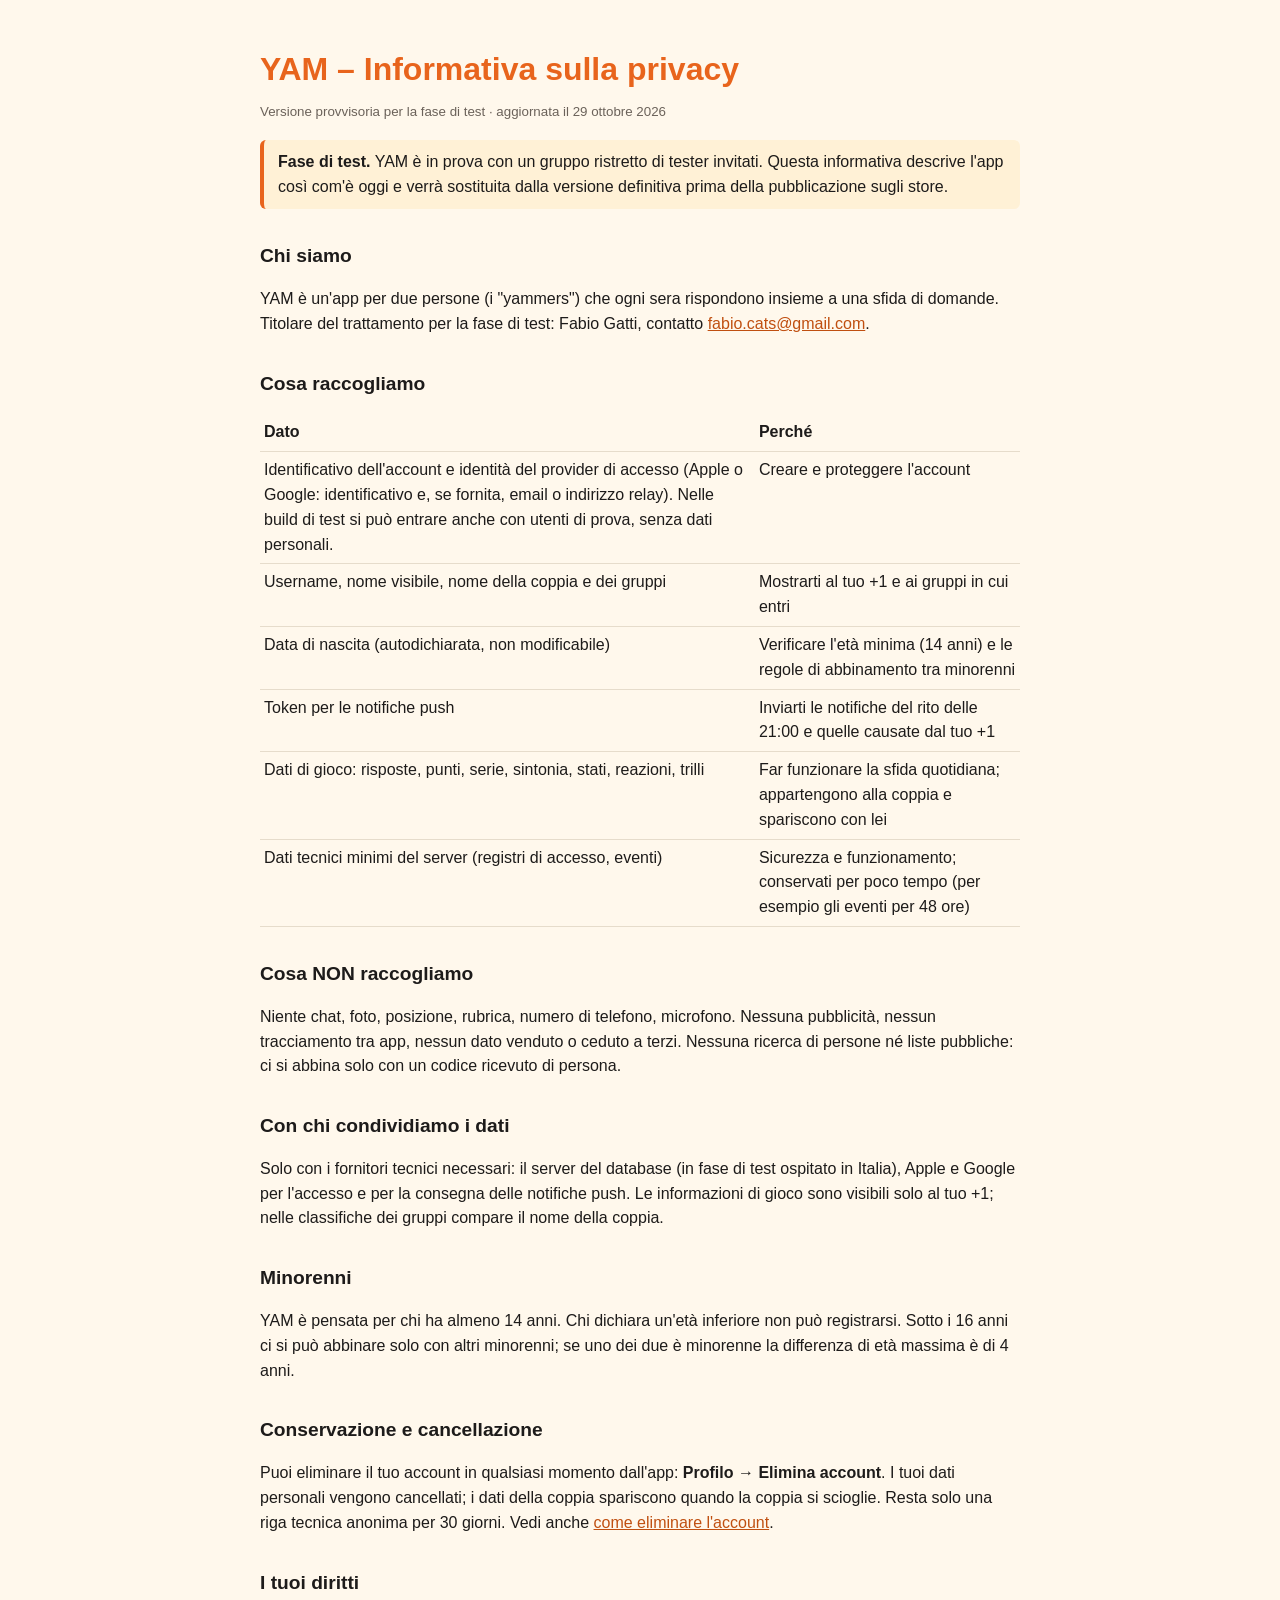
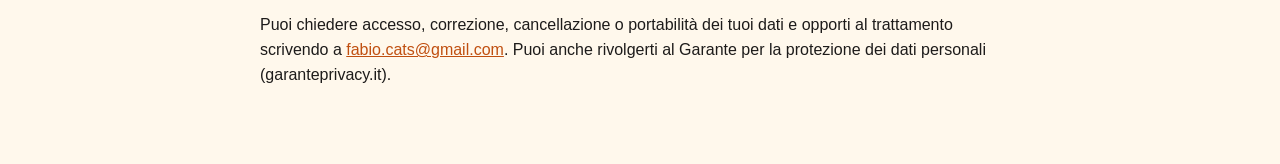
<file: index.html>
<!doctype html><html lang="it"><head><meta charset="utf-8"><meta name="viewport" content="width=device-width,initial-scale=1">
<title>YAM – Informativa privacy (versione di test)</title><link rel="stylesheet" href="style.css"></head><body>
<h1>YAM – Informativa sulla privacy</h1>
<small>Versione provvisoria per la fase di test · aggiornata il 29 ottobre 2026</small>
<p class="note"><b>Fase di test.</b> YAM è in prova con un gruppo ristretto di tester invitati. Questa informativa descrive l'app così com'è oggi e verrà sostituita dalla versione definitiva prima della pubblicazione sugli store.</p>

<h2>Chi siamo</h2>
<p>YAM è un'app per due persone (i "yammers") che ogni sera rispondono insieme a una sfida di domande. Titolare del trattamento per la fase di test: Fabio Gatti, contatto <a href="mailto:fabio.cats@gmail.com">fabio.cats@gmail.com</a>.</p>

<h2>Cosa raccogliamo</h2>
<table>
<tr><th>Dato</th><th>Perché</th></tr>
<tr><td>Identificativo dell'account e identità del provider di accesso (Apple o Google: identificativo e, se fornita, email o indirizzo relay). Nelle build di test si può entrare anche con utenti di prova, senza dati personali.</td><td>Creare e proteggere l'account</td></tr>
<tr><td>Username, nome visibile, nome della coppia e dei gruppi</td><td>Mostrarti al tuo +1 e ai gruppi in cui entri</td></tr>
<tr><td>Data di nascita (autodichiarata, non modificabile)</td><td>Verificare l'età minima (14 anni) e le regole di abbinamento tra minorenni</td></tr>
<tr><td>Token per le notifiche push</td><td>Inviarti le notifiche del rito delle 21:00 e quelle causate dal tuo +1</td></tr>
<tr><td>Dati di gioco: risposte, punti, serie, sintonia, stati, reazioni, trilli</td><td>Far funzionare la sfida quotidiana; appartengono alla coppia e spariscono con lei</td></tr>
<tr><td>Dati tecnici minimi del server (registri di accesso, eventi)</td><td>Sicurezza e funzionamento; conservati per poco tempo (per esempio gli eventi per 48 ore)</td></tr>
</table>

<h2>Cosa NON raccogliamo</h2>
<p>Niente chat, foto, posizione, rubrica, numero di telefono, microfono. Nessuna pubblicità, nessun tracciamento tra app, nessun dato venduto o ceduto a terzi. Nessuna ricerca di persone né liste pubbliche: ci si abbina solo con un codice ricevuto di persona.</p>

<h2>Con chi condividiamo i dati</h2>
<p>Solo con i fornitori tecnici necessari: il server del database (in fase di test ospitato in Italia), Apple e Google per l'accesso e per la consegna delle notifiche push. Le informazioni di gioco sono visibili solo al tuo +1; nelle classifiche dei gruppi compare il nome della coppia.</p>

<h2>Minorenni</h2>
<p>YAM è pensata per chi ha almeno 14 anni. Chi dichiara un'età inferiore non può registrarsi. Sotto i 16 anni ci si può abbinare solo con altri minorenni; se uno dei due è minorenne la differenza di età massima è di 4 anni.</p>

<h2>Conservazione e cancellazione</h2>
<p>Puoi eliminare il tuo account in qualsiasi momento dall'app: <b>Profilo → Elimina account</b>. I tuoi dati personali vengono cancellati; i dati della coppia spariscono quando la coppia si scioglie. Resta solo una riga tecnica anonima per 30 giorni. Vedi anche <a href="elimina-account.html">come eliminare l'account</a>.</p>

<h2>I tuoi diritti</h2>
<p>Puoi chiedere accesso, correzione, cancellazione o portabilità dei tuoi dati e opporti al trattamento scrivendo a <a href="mailto:fabio.cats@gmail.com">fabio.cats@gmail.com</a>. Puoi anche rivolgerti al Garante per la protezione dei dati personali (garanteprivacy.it).</p>
</body></html>
</file>
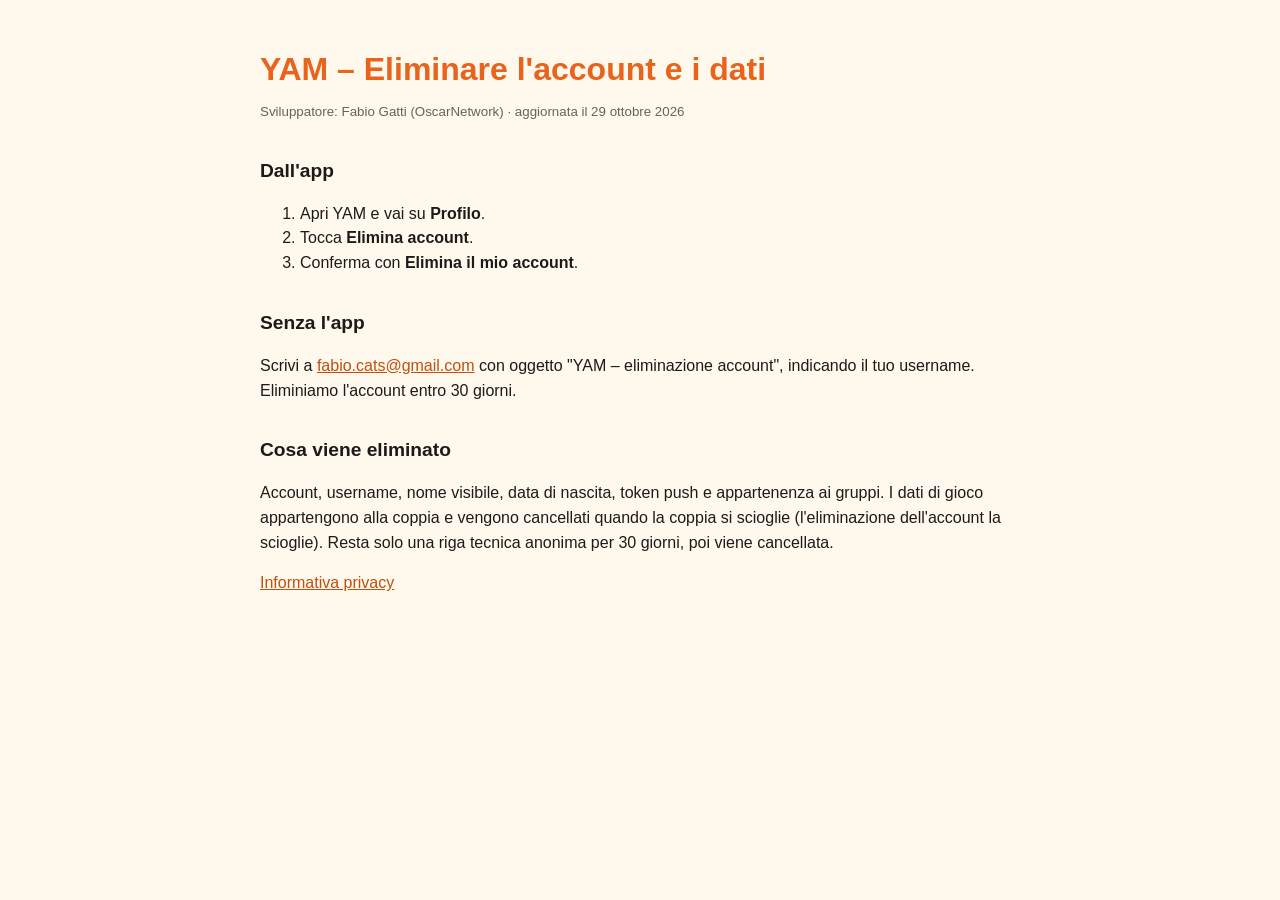
<file: elimina-account.html>
<!doctype html><html lang="it"><head><meta charset="utf-8"><meta name="viewport" content="width=device-width,initial-scale=1">
<title>YAM – Eliminare l'account</title><link rel="stylesheet" href="style.css"></head><body>
<h1>YAM – Eliminare l'account e i dati</h1>
<small>Sviluppatore: Fabio Gatti (OscarNetwork) · aggiornata il 29 ottobre 2026</small>
<h2>Dall'app</h2>
<ol><li>Apri YAM e vai su <b>Profilo</b>.</li><li>Tocca <b>Elimina account</b>.</li><li>Conferma con <b>Elimina il mio account</b>.</li></ol>
<h2>Senza l'app</h2>
<p>Scrivi a <a href="mailto:fabio.cats@gmail.com?subject=YAM%20-%20eliminazione%20account">fabio.cats@gmail.com</a> con oggetto "YAM – eliminazione account", indicando il tuo username. Eliminiamo l'account entro 30 giorni.</p>
<h2>Cosa viene eliminato</h2>
<p>Account, username, nome visibile, data di nascita, token push e appartenenza ai gruppi. I dati di gioco appartengono alla coppia e vengono cancellati quando la coppia si scioglie (l'eliminazione dell'account la scioglie). Resta solo una riga tecnica anonima per 30 giorni, poi viene cancellata.</p>
<p><a href="index.html">Informativa privacy</a></p>
</body></html>
</file>
<file: style.css>
body{font-family:-apple-system,BlinkMacSystemFont,"Segoe UI",Roboto,sans-serif;max-width:760px;margin:0 auto;padding:24px 18px 60px;line-height:1.55;color:#1d1b1a;background:#fff8ec}
h1{color:#e8641c;margin-bottom:4px}h2{margin-top:32px;font-size:1.2em}.note{background:#fff1d6;border-left:4px solid #e8641c;padding:10px 14px;border-radius:6px}
table{border-collapse:collapse;width:100%}td,th{border-bottom:1px solid #e6dccb;padding:6px 4px;text-align:left;vertical-align:top}small{color:#6b625a}a{color:#c04f10}
</file>
